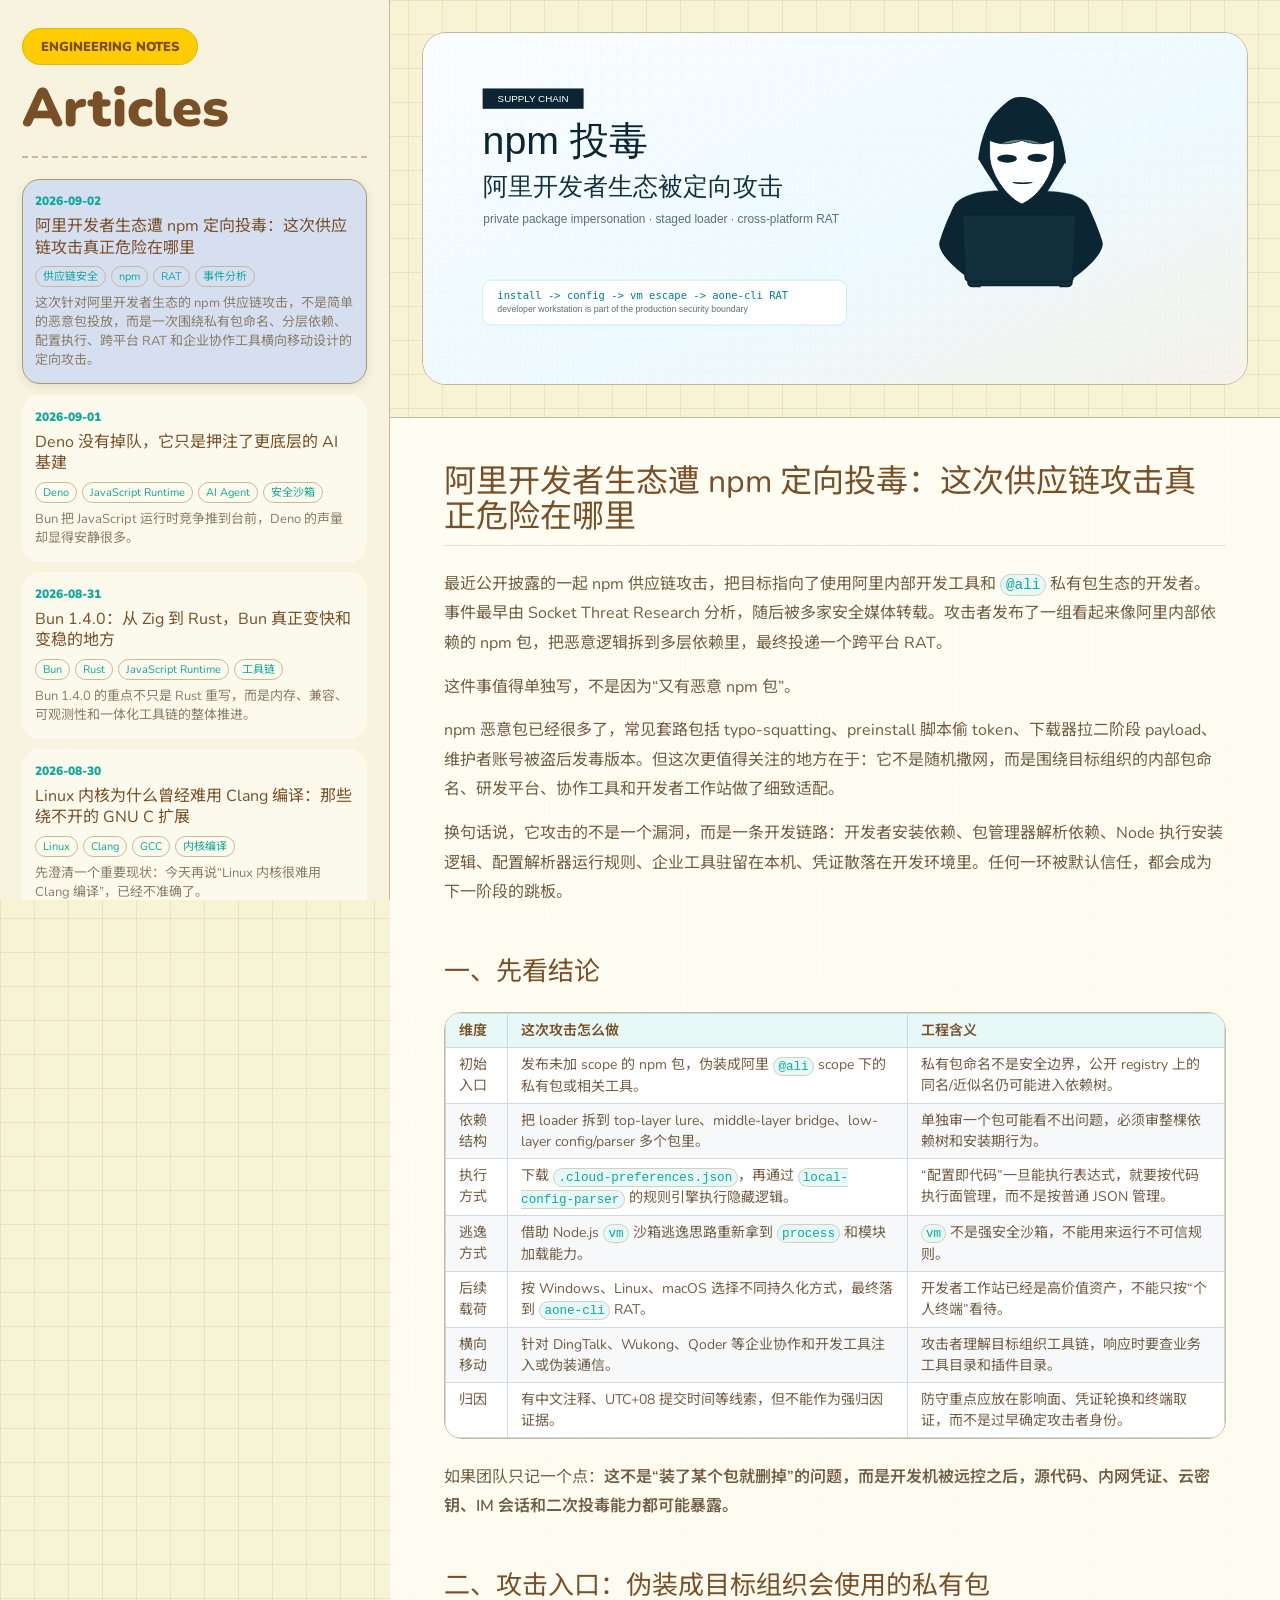
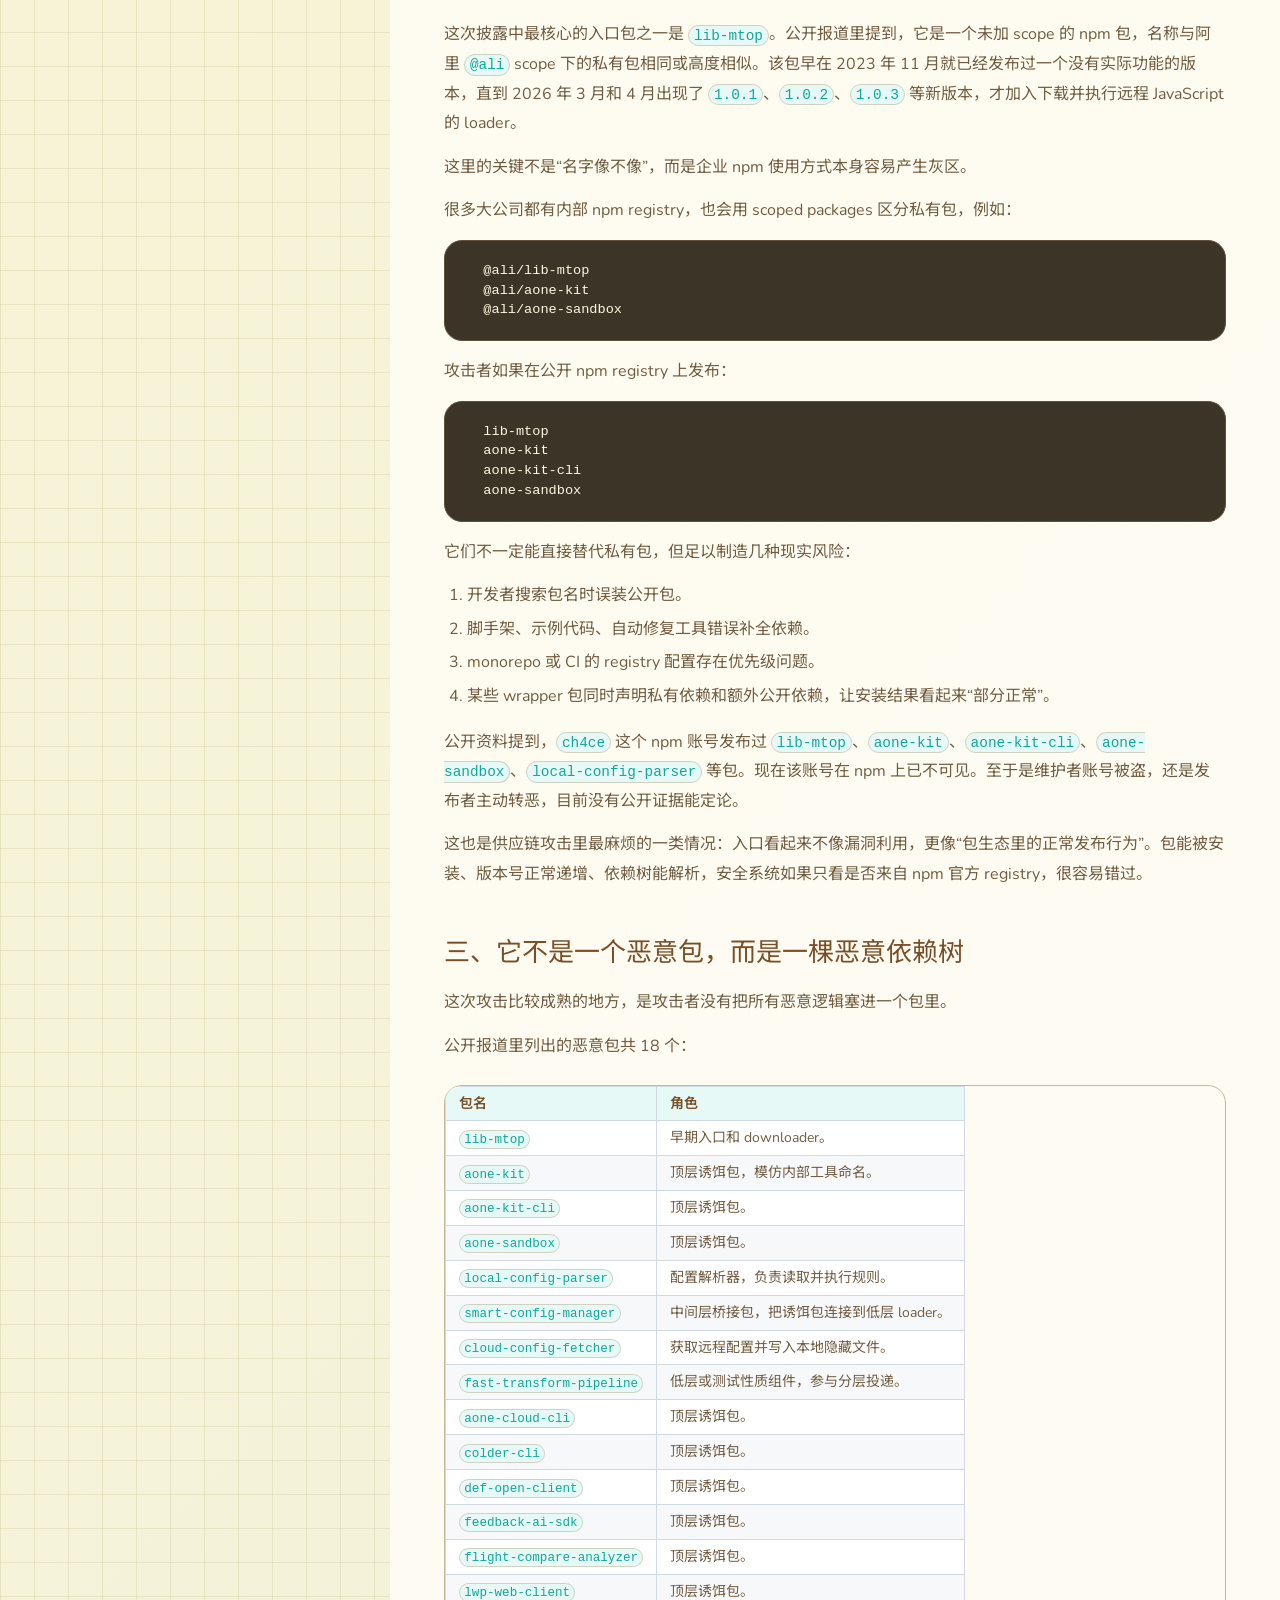
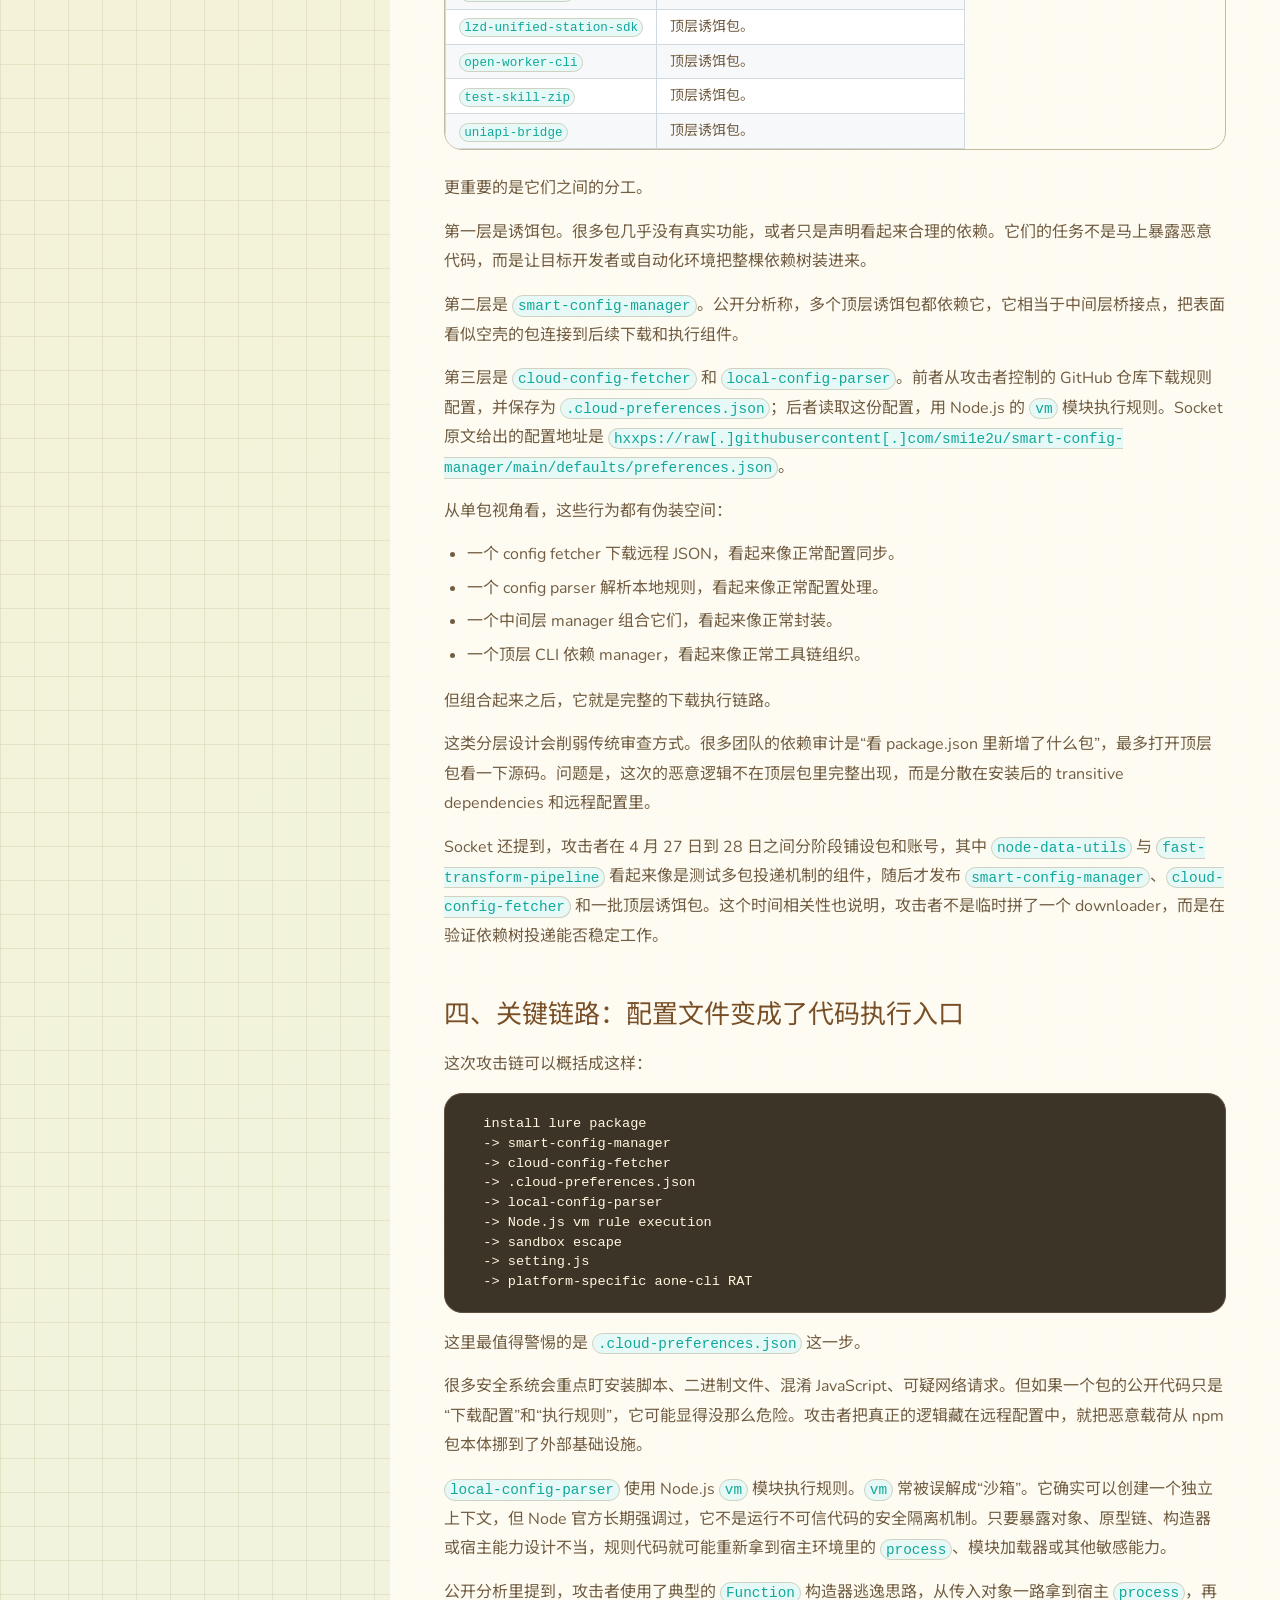
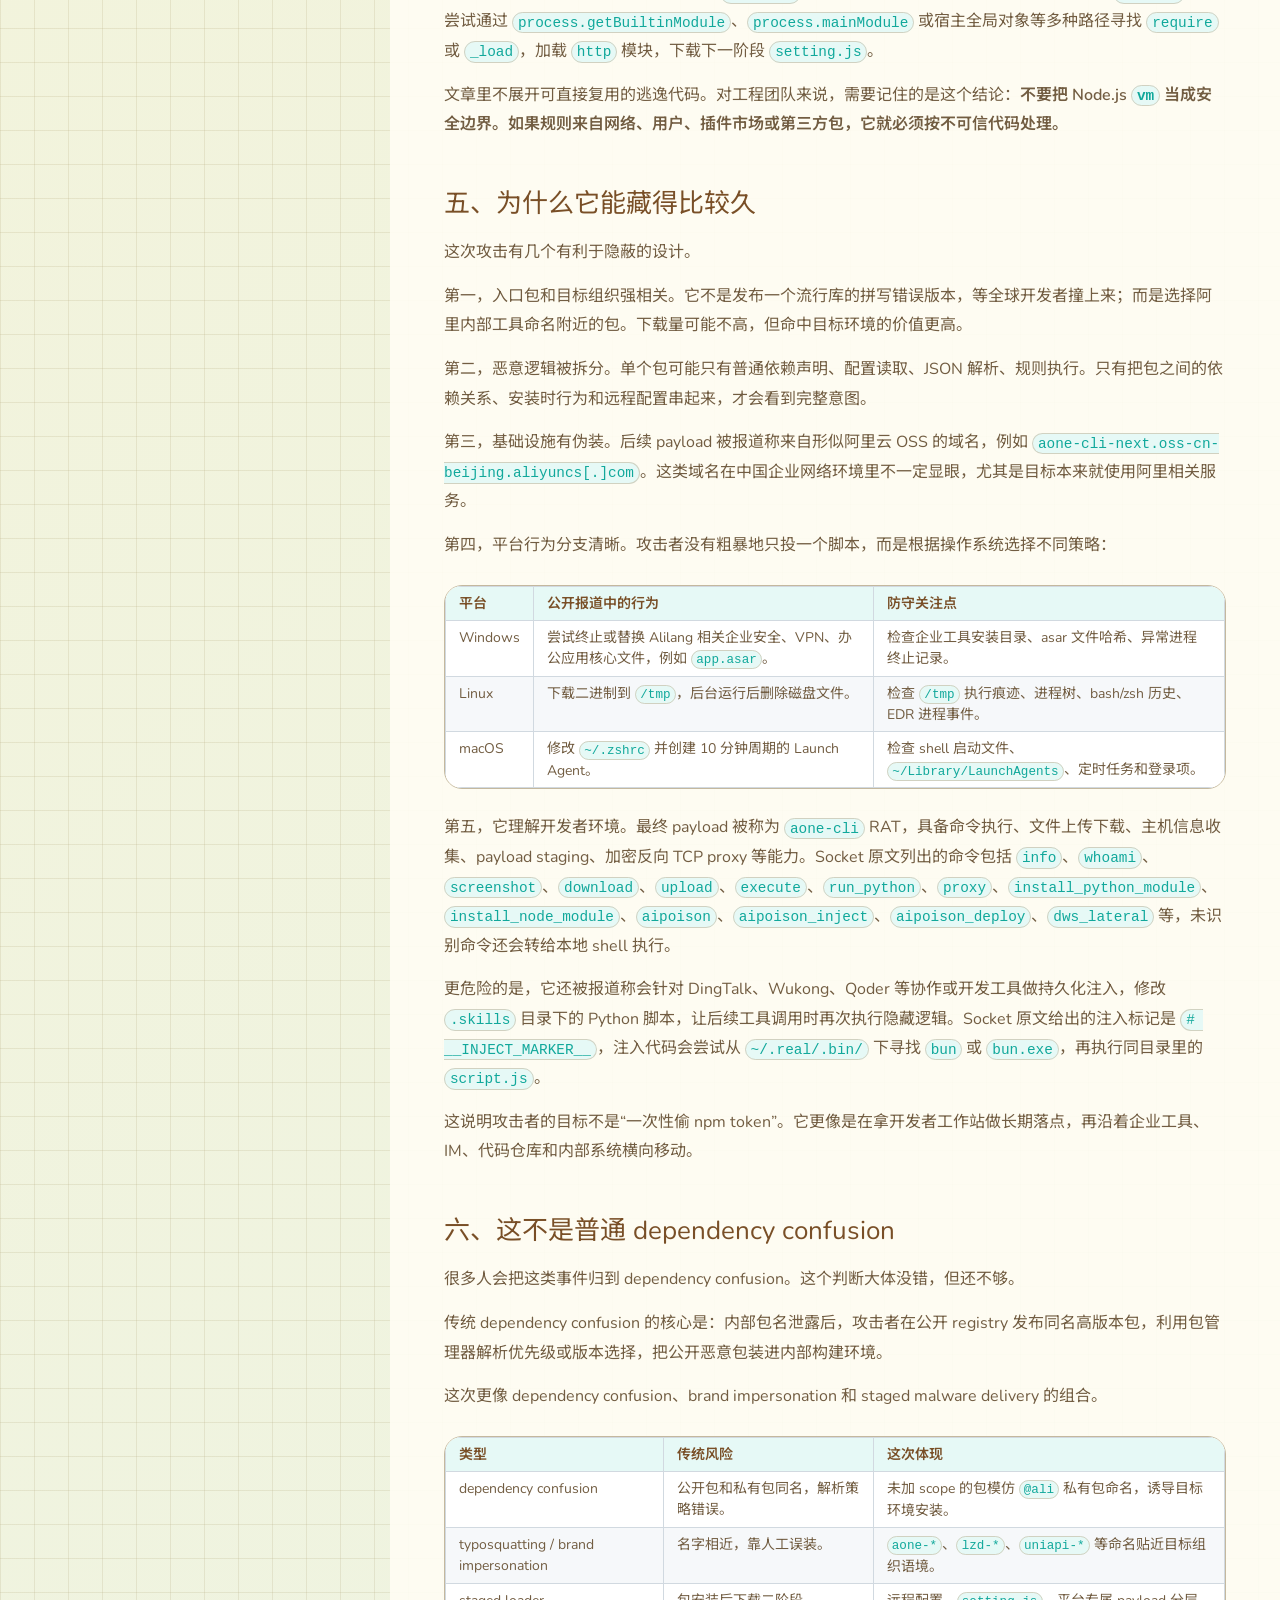
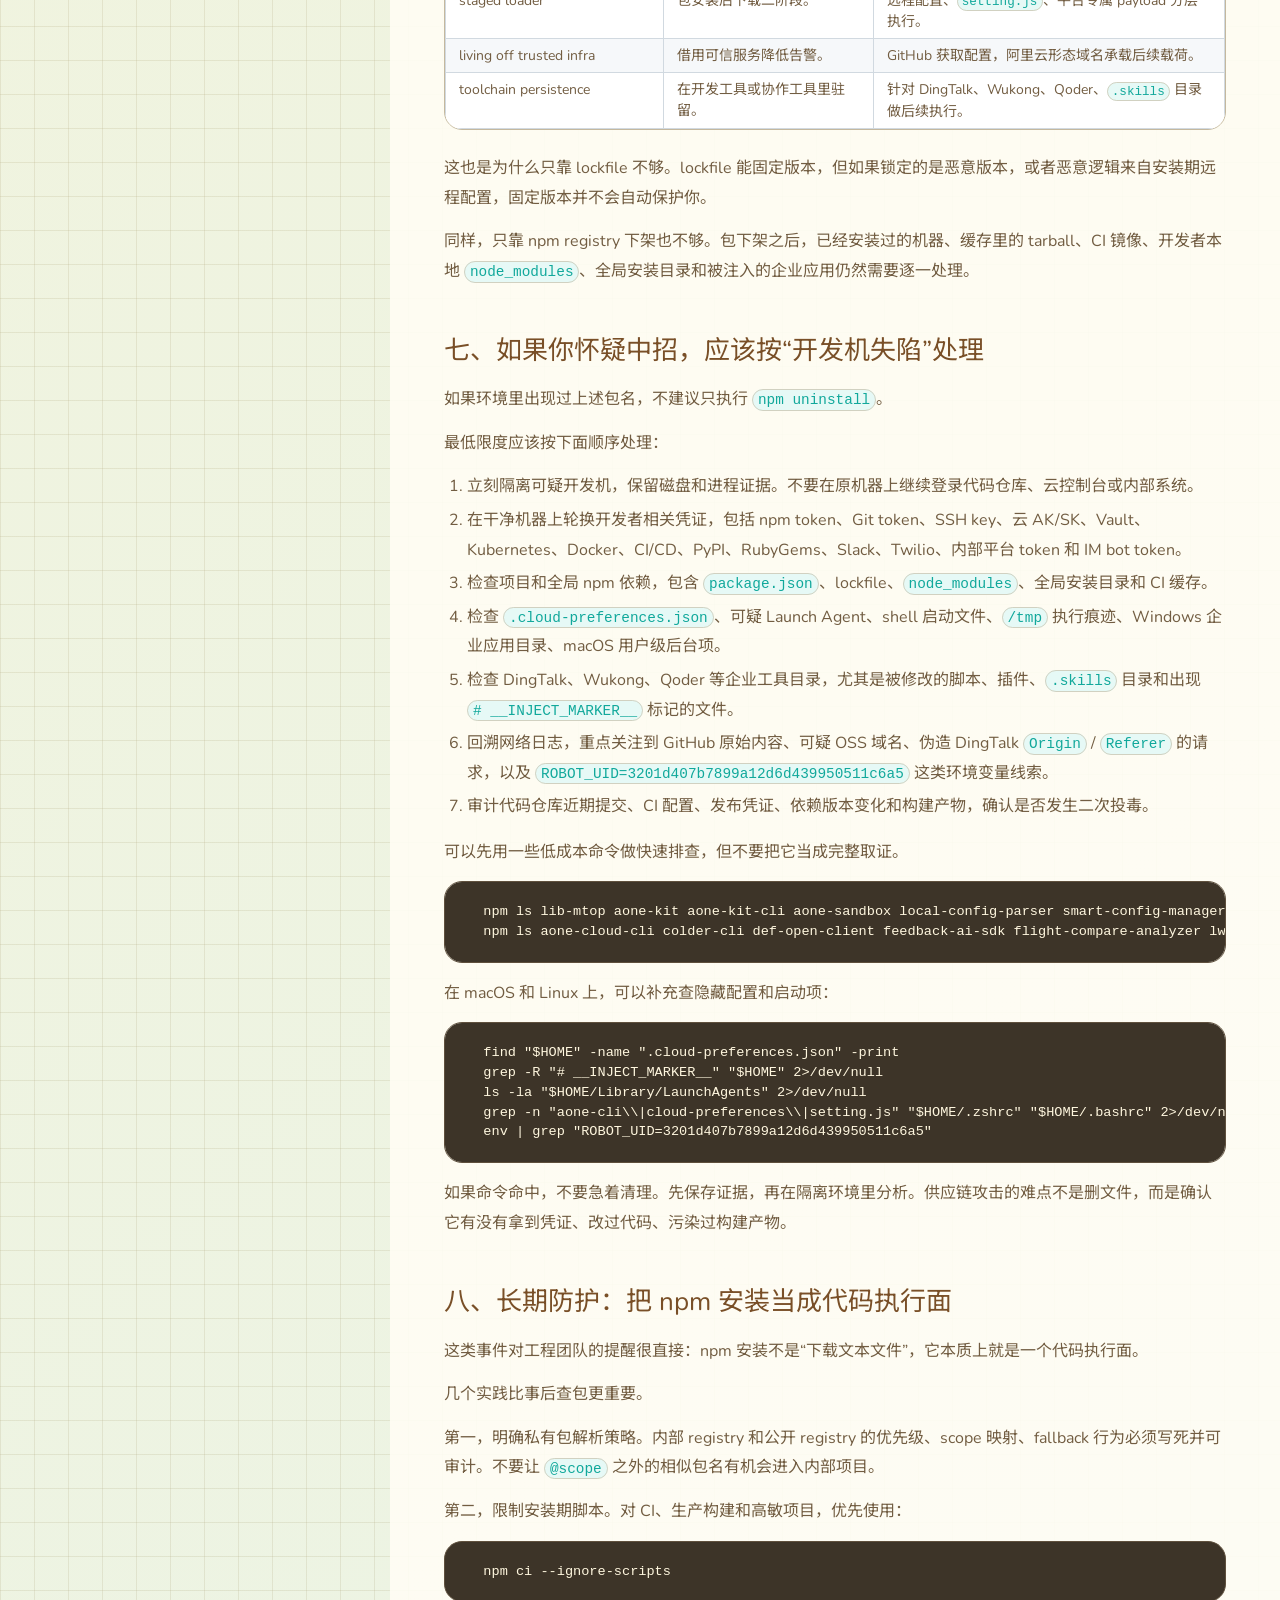
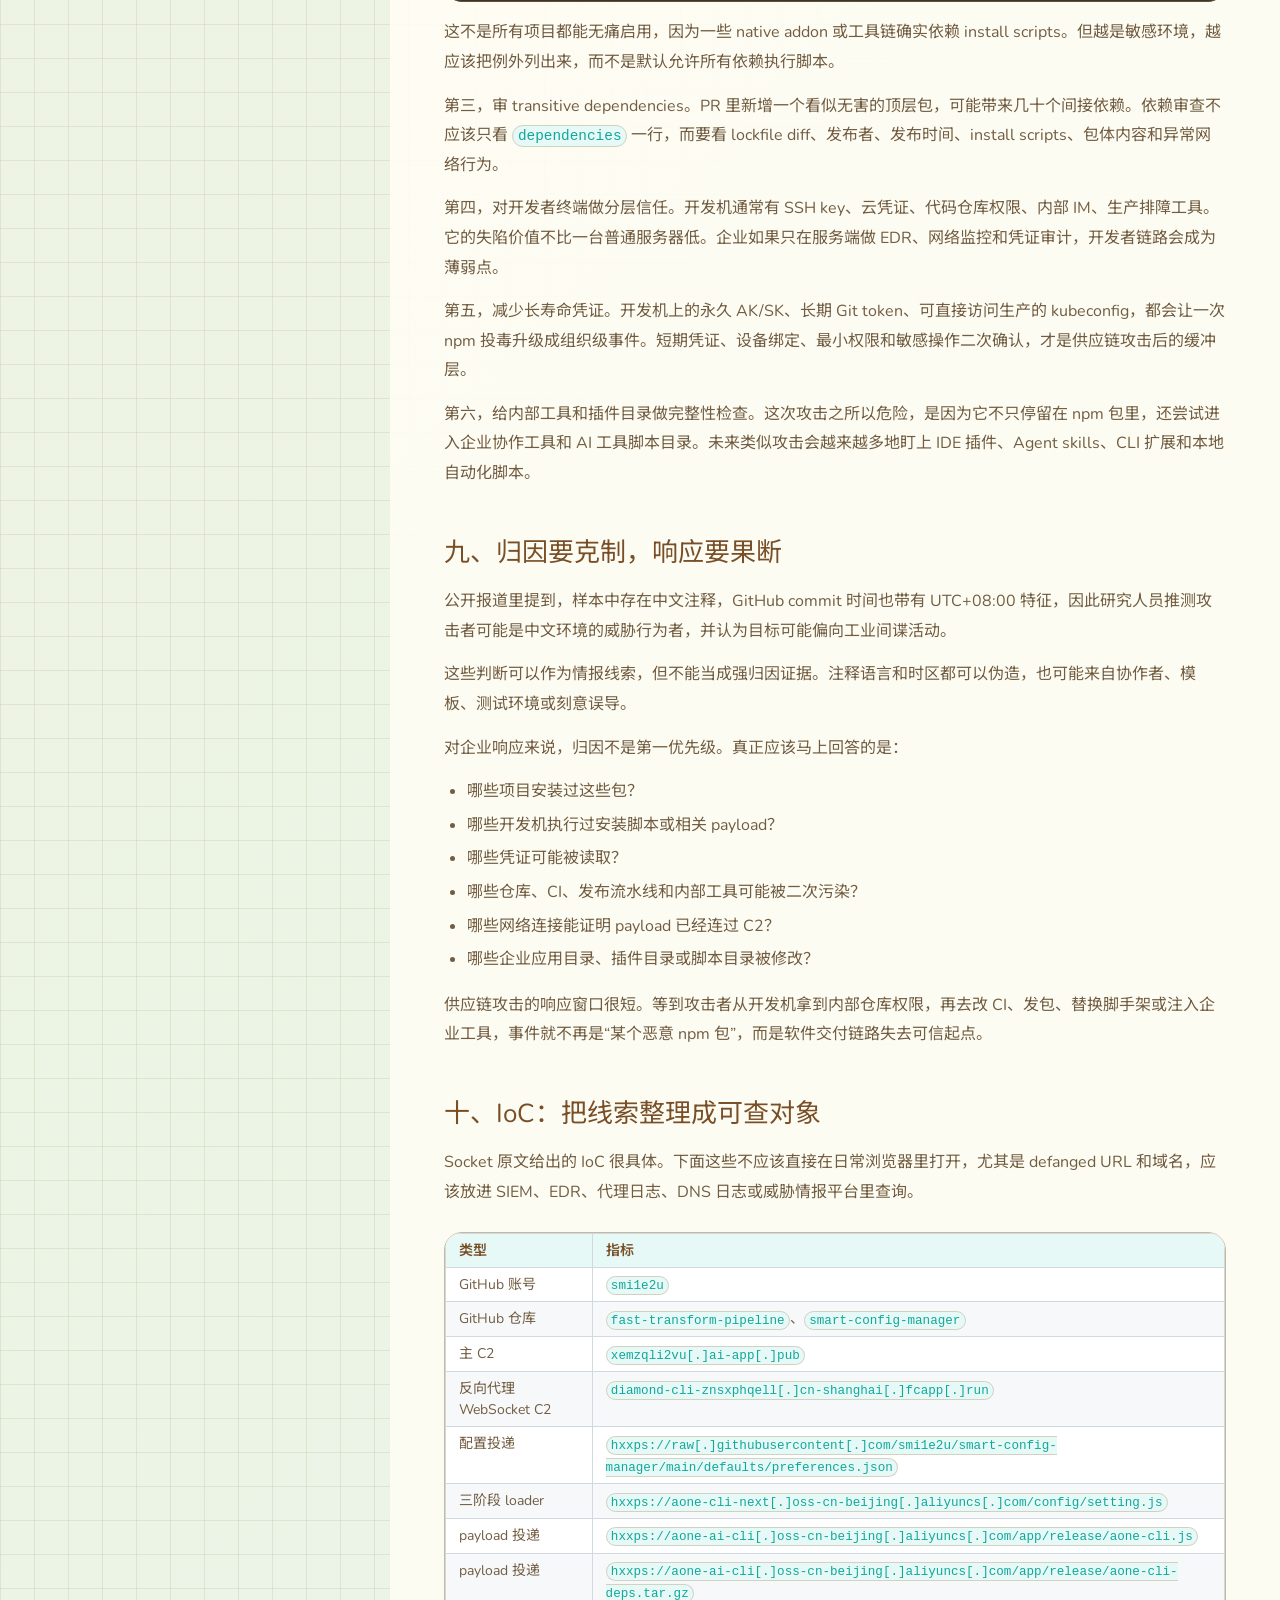
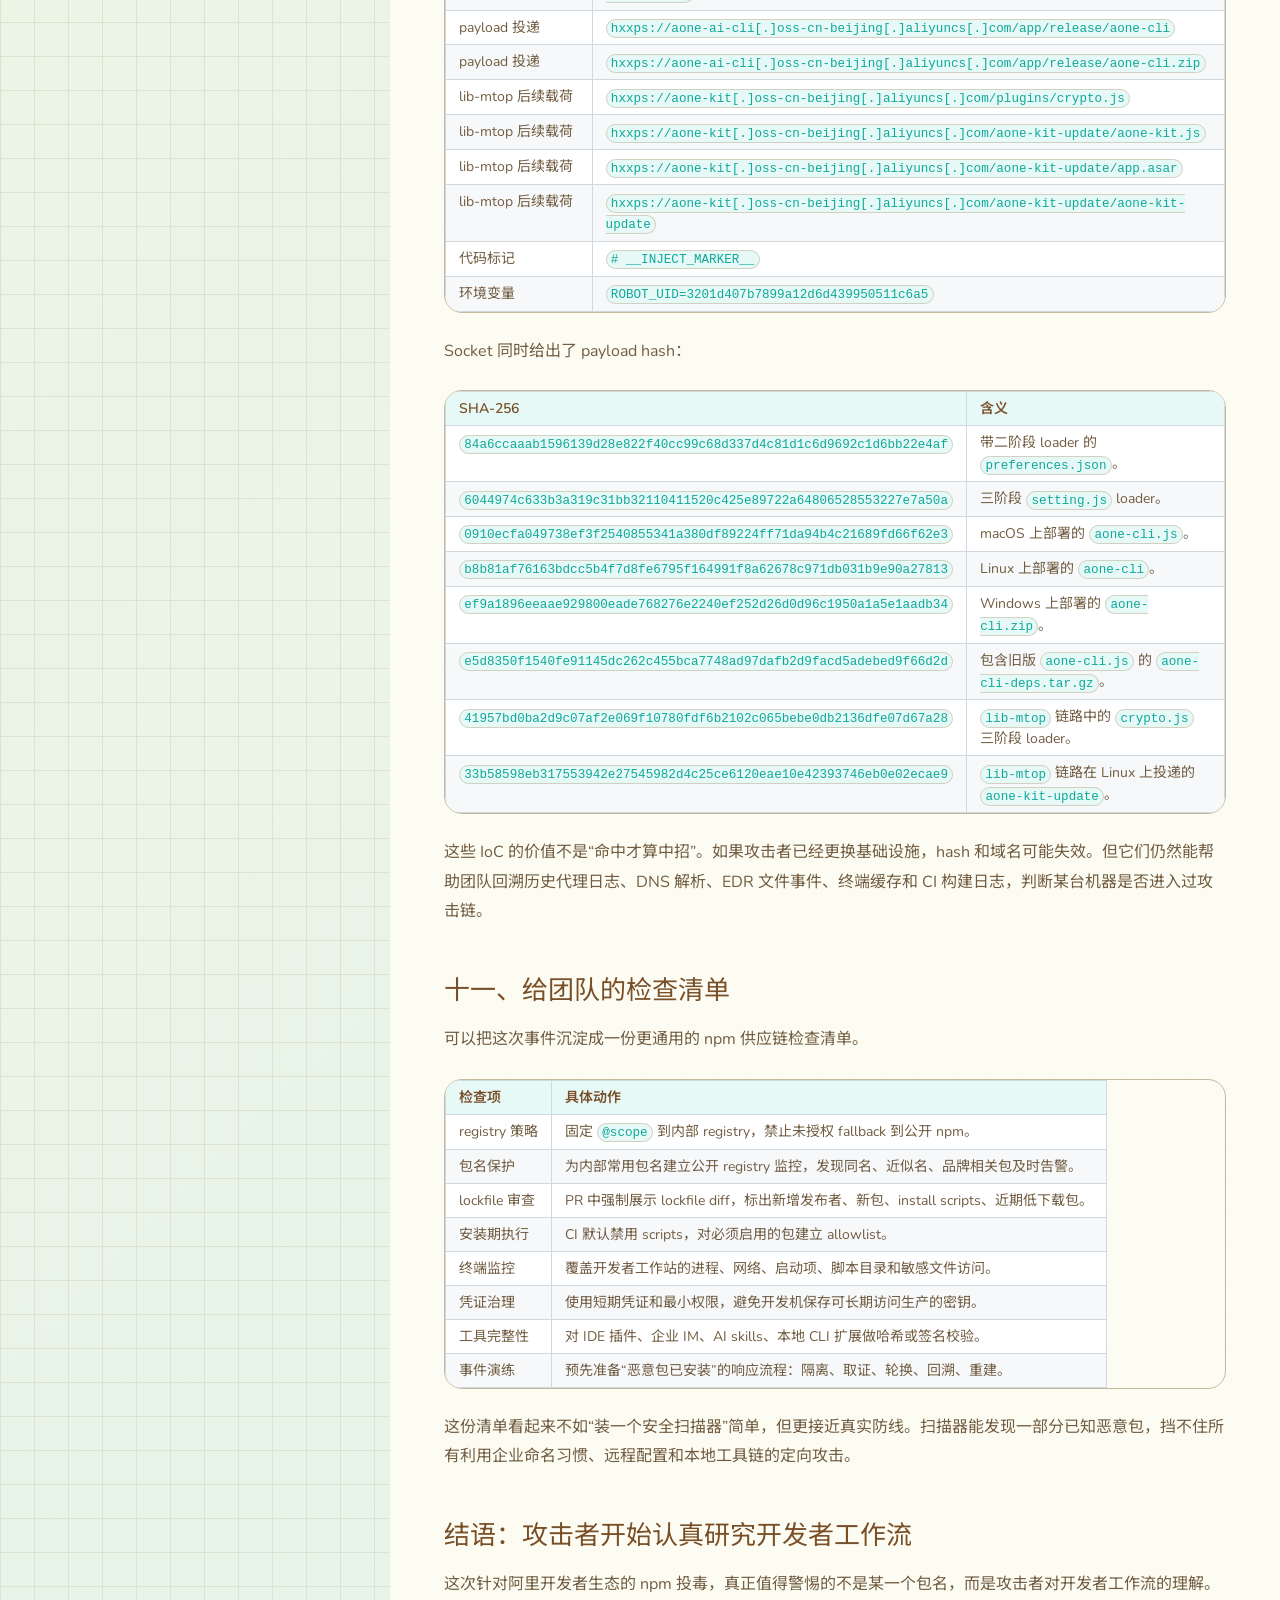
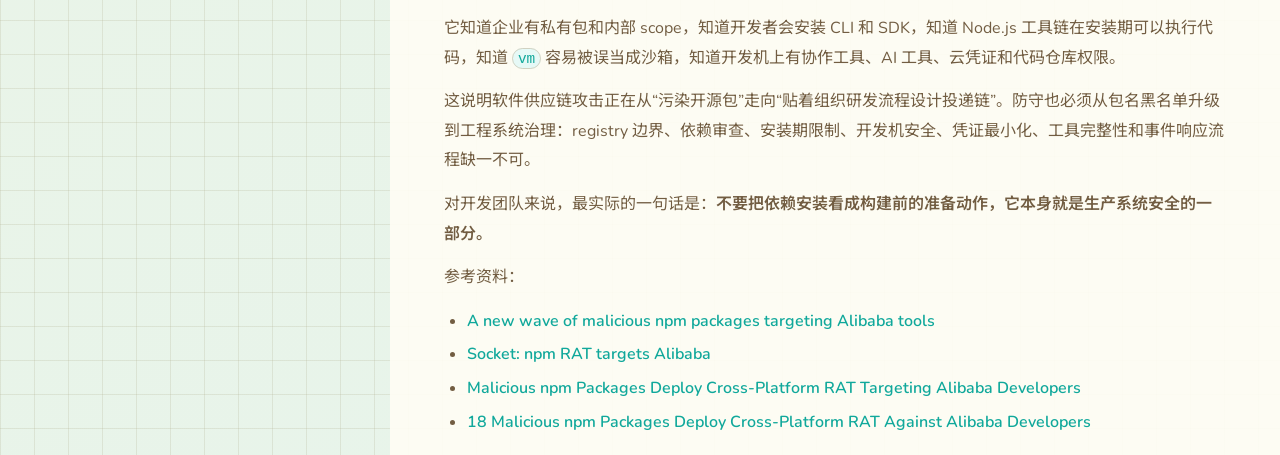
<file: index.html>
<!doctype html>
<html lang="zh-CN">
  <head>
    <meta charset="utf-8" />
    <meta name="viewport" content="width=device-width, initial-scale=1" />
    <title>Articles</title>
    <link rel="icon" href="./favicon.svg" type="image/svg+xml" />
    <link rel="preconnect" href="https://fonts.googleapis.com" />
    <link rel="preconnect" href="https://fonts.gstatic.com" crossorigin />
    <link
      href="https://fonts.googleapis.com/css2?family=Nunito:wght@400;500;600;700;800;900&family=Noto+Sans+SC:wght@400;500;700&display=swap"
      rel="stylesheet"
    />
    <link rel="stylesheet" href="./styles.css" />
  </head>
  <body>
    <main class="shell">
      <aside class="sidebar" aria-label="文章列表">
        <header class="brand">
          <p>Engineering Notes</p>
          <h1>Articles</h1>
        </header>
        <nav id="article-list" class="article-list"></nav>
      </aside>

      <section class="reader" aria-live="polite">
        <div id="cover-wrap" class="cover-wrap"></div>
        <article id="content" class="markdown markdown-body">
          <p class="loading">正在加载文章...</p>
        </article>
      </section>
    </main>

    <script src="./app.js" defer></script>
  </body>
</html>
</file>
<file: styles.css>
:root {
  color-scheme: light;
  --animal-font: Nunito, "Noto Sans SC", -apple-system, "PingFang SC", "Hiragino Sans GB", sans-serif;
  --animal-primary: #19c8b9;
  --animal-primary-hover: #3dd4c6;
  --animal-primary-active: #11a89b;
  --animal-primary-bg: #e6f9f6;
  --animal-text: #794f27;
  --animal-text-body: #725d42;
  --animal-text-secondary: #9f927d;
  --animal-text-muted: #8a7b66;
  --animal-text-disabled: #c4b89e;
  --animal-bg: #f8f8f0;
  --animal-bg-content: rgb(247, 243, 223);
  --animal-bg-disabled: #f0ece2;
  --animal-border: #c4b89e;
  --animal-border-hover: #a89878;
  --animal-radius-sm: 12px;
  --animal-radius: 18px;
  --animal-radius-lg: 24px;
  --animal-radius-pill: 50px;
  --animal-shadow-btn: #bdaea0;
  --animal-shadow-input: #d4c9b4;
  --animal-focus-yellow: #ffcc00;
  --animal-sidebar-active: #b7c6e5;
  --animal-sidebar-hover: #d6dff0;
  --animal-success: #6fba2c;
  --animal-warning: #f5c31c;
  --animal-error: #e05a5a;
  --animal-ease: cubic-bezier(0.4, 0, 0.2, 1);
  --animal-duration-fast: 0.15s;
  --animal-duration: 0.25s;
  --animal-duration-slow: 0.35s;
  --paper: var(--animal-bg);
  --paper-soft: var(--animal-bg-content);
  --ink: var(--animal-text);
  --muted: var(--animal-text-muted);
  --line: var(--animal-border);
  --cyan: var(--animal-primary);
  --teal: var(--animal-primary-hover);
  --amber: var(--animal-focus-yellow);
  --panel: #fffdf4;
  --code: #3d3428;
  --content-width: none;
}

* {
  box-sizing: border-box;
}

body {
  margin: 0;
  min-height: 100vh;
  min-width: 1120px;
  background:
    linear-gradient(135deg, rgba(255, 204, 0, 0.12), rgba(25, 200, 185, 0.08)),
    linear-gradient(rgba(196, 184, 158, 0.28) 1px, transparent 1px),
    linear-gradient(90deg, rgba(196, 184, 158, 0.28) 1px, transparent 1px),
    var(--paper);
  background-size:
    auto,
    34px 34px,
    34px 34px,
    auto;
  color: var(--ink);
  font-family: var(--animal-font);
  font-weight: 500;
  letter-spacing: 0;
}

a {
  color: inherit;
}

button {
  font: inherit;
  letter-spacing: inherit;
}

.shell {
  display: grid;
  grid-template-columns: 390px minmax(0, 1fr);
  min-height: 100vh;
}

.sidebar {
  position: sticky;
  top: 0;
  height: 100vh;
  overflow: auto;
  border-right: 1.5px solid var(--animal-border);
  background: rgba(247, 243, 223, 0.92);
  backdrop-filter: blur(14px);
  padding: 28px 22px;
}

.brand {
  position: relative;
  border-bottom: 2px dashed var(--animal-border);
  padding-bottom: 22px;
}

.brand p {
  display: inline-block;
  margin: 0 0 18px;
  padding: 9px 18px 8px;
  border: 1.5px solid #e0b800;
  border-radius: var(--animal-radius-pill);
  background: var(--animal-focus-yellow);
  color: var(--ink);
  font-size: 13px;
  font-weight: 900;
  text-transform: uppercase;
}

.brand h1 {
  margin: 0;
  font-size: 54px;
  line-height: 0.95;
  font-weight: 900;
}

.article-list {
  display: grid;
  gap: 10px;
  padding-top: 22px;
}

.article-link {
  display: grid;
  gap: 7px;
  width: 100%;
  border: 1.5px solid transparent;
  border-radius: var(--animal-radius);
  background: rgba(255, 253, 244, 0.58);
  color: var(--ink);
  cursor: pointer;
  padding: 13px 12px;
  text-align: left;
  transition:
    background var(--animal-duration-fast) var(--animal-ease),
    border-color var(--animal-duration-fast) var(--animal-ease),
    box-shadow var(--animal-duration-fast) var(--animal-ease),
    transform var(--animal-duration-fast) var(--animal-ease);
}

.article-link:hover,
.article-link.active {
  border-color: var(--animal-border-hover);
  background: #fffdf4;
  box-shadow: 0 3px 10px 0 rgba(61, 52, 40, 0.1);
  transform: translateY(-1px);
}

.article-link.active {
  background: var(--animal-sidebar-hover);
}

.article-link:focus-visible {
  outline: 3px solid var(--animal-primary);
  outline-offset: 3px;
}

.article-date {
  color: var(--animal-primary-active);
  font-size: 12px;
  font-weight: 900;
}

.article-title {
  font-size: 16px;
  font-weight: 400;
  line-height: 1.35;
}

.article-tags {
  display: flex;
  flex-wrap: wrap;
  gap: 5px;
}

.article-tag {
  border: 1px solid var(--animal-border);
  border-radius: 999px;
  color: var(--animal-primary-active);
  font-size: 11px;
  font-weight: 400;
  line-height: 1;
  padding: 4px 7px;
}

.article-summary {
  color: var(--muted);
  font-size: 13px;
  font-weight: 400;
  line-height: 1.45;
}

.reader {
  min-width: 0;
  padding: 0;
}

.cover-wrap {
  max-width: var(--content-width);
  margin: 0 auto;
  padding: 32px;
}

.cover-wrap img {
  display: block;
  width: 100%;
  border: 1.5px solid var(--animal-border);
  border-radius: var(--animal-radius-lg);
  background: #fffdf4;
}

.reader {
  view-transition-name: article-reader;
}

.reader-enter .cover-wrap,
.reader-enter .markdown {
  animation: reader-enter 160ms var(--animal-ease) both;
}

.reader-enter .markdown {
  animation-delay: 70ms;
}

@keyframes reader-enter {
  from {
    opacity: 0;
    transform: translateY(18px);
  }

  to {
    opacity: 1;
    transform: translateY(0);
  }
}

::view-transition-old(article-reader),
::view-transition-new(article-reader) {
  animation-duration: 320ms;
  animation-timing-function: var(--animal-ease);
}

::view-transition-old(article-reader) {
  animation-name: reader-old;
}

::view-transition-new(article-reader) {
  animation-name: reader-new;
}

@keyframes reader-old {
  to {
    opacity: 0;
    transform: translateY(-12px);
  }
}

@keyframes reader-new {
  from {
    opacity: 0;
    transform: translateY(12px);
  }
}

@media (prefers-reduced-motion: reduce) {
  .reader-enter .cover-wrap,
  .reader-enter .markdown {
    animation: none;
  }

  .reader {
    view-transition-name: none;
  }
}


/* Markdown defaults from md.css */
/*light */
.markdown-body {
  color-scheme: light;
  /** CSS default easing. Use for hover state changes and micro-interactions. */
  /** Accelerating motion. Use for elements exiting the viewport (moving off-screen). */
  /** Smooth acceleration and deceleration. Use for elements moving or morphing within the viewport. */
  /** Decelerating motion. Use for elements entering the viewport or appearing on screen. */
  /** Constant motion with no acceleration. Use for continuous animations like progress bars or loaders. */
  -ms-text-size-adjust: 100%;
  -webkit-text-size-adjust: 100%;
  margin: 0;
  font-weight: 400;
  color: #1f2328;
  background-color: #ffffff;
  font-family: -apple-system, BlinkMacSystemFont, "Segoe UI", "Noto Sans", Helvetica, Arial, sans-serif, "Apple Color Emoji", "Segoe UI Emoji";
  font-size: 16px;
  line-height: 1.5;
  word-wrap: break-word;
}

.markdown-body a {
  text-decoration: underline;
  text-underline-offset: .2rem;
}

.markdown-body .octicon {
  display: inline-block;
  fill: currentColor;
  vertical-align: text-bottom;
}

.markdown-body h1:hover .anchor .octicon-link:before,
.markdown-body h2:hover .anchor .octicon-link:before,
.markdown-body h3:hover .anchor .octicon-link:before,
.markdown-body h4:hover .anchor .octicon-link:before,
.markdown-body h5:hover .anchor .octicon-link:before,
.markdown-body h6:hover .anchor .octicon-link:before {
  width: 16px;
  height: 16px;
  content: ' ';
  display: inline-block;
  background-color: currentColor;
  -webkit-mask-image: url("data:image/svg+xml,<svg xmlns='http://www.w3.org/2000/svg' viewBox='0 0 16 16' version='1.1' aria-hidden='true'><path fill-rule='evenodd' d='M7.775 3.275a.75.75 0 001.06 1.06l1.25-1.25a2 2 0 112.83 2.83l-2.5 2.5a2 2 0 01-2.83 0 .75.75 0 00-1.06 1.06 3.5 3.5 0 004.95 0l2.5-2.5a3.5 3.5 0 00-4.95-4.95l-1.25 1.25zm-4.69 9.64a2 2 0 010-2.83l2.5-2.5a2 2 0 012.83 0 .75.75 0 001.06-1.06 3.5 3.5 0 00-4.95 0l-2.5 2.5a3.5 3.5 0 004.95 4.95l1.25-1.25a.75.75 0 00-1.06-1.06l-1.25 1.25a2 2 0 01-2.83 0z'></path></svg>");
  mask-image: url("data:image/svg+xml,<svg xmlns='http://www.w3.org/2000/svg' viewBox='0 0 16 16' version='1.1' aria-hidden='true'><path fill-rule='evenodd' d='M7.775 3.275a.75.75 0 001.06 1.06l1.25-1.25a2 2 0 112.83 2.83l-2.5 2.5a2 2 0 01-2.83 0 .75.75 0 00-1.06 1.06 3.5 3.5 0 004.95 0l2.5-2.5a3.5 3.5 0 00-4.95-4.95l-1.25 1.25zm-4.69 9.64a2 2 0 010-2.83l2.5-2.5a2 2 0 012.83 0 .75.75 0 001.06-1.06 3.5 3.5 0 00-4.95 0l-2.5 2.5a3.5 3.5 0 004.95 4.95l1.25-1.25a.75.75 0 00-1.06-1.06l-1.25 1.25a2 2 0 01-2.83 0z'></path></svg>");
}

.markdown-body details,
.markdown-body figcaption,
.markdown-body figure {
  display: block;
}

.markdown-body summary {
  display: list-item;
}

.markdown-body [hidden] {
  display: none !important;
}

.markdown-body a {
  background-color: rgba(0,0,0,0);
  color: #0969da;
  text-decoration: none;
}

.markdown-body abbr[title] {
  border-bottom: none;
  -webkit-text-decoration: underline dotted;
  text-decoration: underline dotted;
}

.markdown-body b,
.markdown-body strong {
  font-weight: 600;
}

.markdown-body dfn {
  font-style: italic;
}

.markdown-body h1 {
  margin: .67em 0;
  font-weight: 400;
  padding-bottom: .3em;
  font-size: 2em;
  border-bottom: 1px solid #d1d9e0b3;
}

.markdown-body mark {
  background-color: #fff8c5;
  color: #1f2328;
}

.markdown-body small {
  font-size: 90%;
}

.markdown-body sub,
.markdown-body sup {
  font-size: 75%;
  line-height: 0;
  position: relative;
  vertical-align: baseline;
}

.markdown-body sub {
  bottom: -0.25em;
}

.markdown-body sup {
  top: -0.5em;
}

.markdown-body img {
  border-style: none;
  max-width: 100%;
  box-sizing: content-box;
}

.markdown-body code,
.markdown-body kbd,
.markdown-body pre,
.markdown-body samp {
  font-family: monospace;
  font-size: 1em;
}

.markdown-body figure {
  margin: 1em 2.5rem;
}

.markdown-body hr {
  box-sizing: content-box;
  overflow: hidden;
  background: rgba(0,0,0,0);
  border-bottom: 1px solid #d1d9e0b3;
  height: .25em;
  padding: 0;
  margin: 1.5rem 0;
  background-color: #d1d9e0;
  border: 0;
}

.markdown-body input {
  font: inherit;
  margin: 0;
  overflow: visible;
  font-family: inherit;
  font-size: inherit;
  line-height: inherit;
}

.markdown-body [type=button],
.markdown-body [type=reset],
.markdown-body [type=submit] {
  -webkit-appearance: button;
  appearance: button;
}

.markdown-body [type=checkbox],
.markdown-body [type=radio] {
  box-sizing: border-box;
  padding: 0;
}

.markdown-body [type=number]::-webkit-inner-spin-button,
.markdown-body [type=number]::-webkit-outer-spin-button {
  height: auto;
}

.markdown-body [type=search]::-webkit-search-cancel-button,
.markdown-body [type=search]::-webkit-search-decoration {
  -webkit-appearance: none;
  appearance: none;
}

.markdown-body ::-webkit-input-placeholder {
  color: inherit;
  opacity: .54;
}

.markdown-body ::-webkit-file-upload-button {
  -webkit-appearance: button;
  appearance: button;
  font: inherit;
}

.markdown-body a:hover {
  text-decoration: underline;
}

.markdown-body ::placeholder {
  color: #59636e;
  opacity: 1;
}

.markdown-body hr::before {
  display: table;
  content: "";
}

.markdown-body hr::after {
  display: table;
  clear: both;
  content: "";
}

.markdown-body table {
  border-spacing: 0;
  border-collapse: collapse;
  display: block;
  width: max-content;
  max-width: 100%;
  overflow: auto;
  font-variant: tabular-nums;
}

.markdown-body td,
.markdown-body th {
  padding: 0;
}

.markdown-body details summary {
  cursor: pointer;
}

.markdown-body a:focus,
.markdown-body [role=button]:focus,
.markdown-body input[type=radio]:focus,
.markdown-body input[type=checkbox]:focus {
  outline: 2px solid var(--borderColor-accent-emphasis);
  outline-offset: -2px;
  box-shadow: none;
}

.markdown-body a:focus:not(:focus-visible),
.markdown-body [role=button]:focus:not(:focus-visible),
.markdown-body input[type=radio]:focus:not(:focus-visible),
.markdown-body input[type=checkbox]:focus:not(:focus-visible) {
  outline: solid 1px rgba(0,0,0,0);
}

.markdown-body a:focus-visible,
.markdown-body [role=button]:focus-visible,
.markdown-body input[type=radio]:focus-visible,
.markdown-body input[type=checkbox]:focus-visible {
  outline: 2px solid var(--borderColor-accent-emphasis);
  outline-offset: -2px;
  box-shadow: none;
}

.markdown-body a:not([class]):focus,
.markdown-body a:not([class]):focus-visible,
.markdown-body input[type=radio]:focus,
.markdown-body input[type=radio]:focus-visible,
.markdown-body input[type=checkbox]:focus,
.markdown-body input[type=checkbox]:focus-visible {
  outline-offset: 0;
}

.markdown-body kbd {
  display: inline-block;
  padding: 0.25rem;
  font: 11px ui-monospace, SFMono-Regular, SF Mono, Menlo, Consolas, Liberation Mono, monospace;
  line-height: 10px;
  color: #1f2328;
  vertical-align: middle;
  background-color: #f6f8fa;
  border: solid 1px var(--borderColor-muted);
  border-bottom-color: var(--borderColor-muted);
  border-radius: 6px;
  box-shadow: inset 0 -1px 0 var(--borderColor-muted);
}

.markdown-body h1,
.markdown-body h2,
.markdown-body h3,
.markdown-body h4,
.markdown-body h5,
.markdown-body h6 {
  margin-top: 1.5rem;
  margin-bottom: 1rem;
  font-weight: 400;
  line-height: 1.25;
}

.markdown-body h2 {
  font-weight: 400;
  padding-bottom: .3em;
  font-size: 1.5em;
  border-bottom: 1px solid #d1d9e0b3;
}

.markdown-body h3 {
  font-weight: 400;
  font-size: 1.25em;
}

.markdown-body h4 {
  font-weight: 400;
  font-size: 1em;
}

.markdown-body h5 {
  font-weight: 400;
  font-size: .875em;
}

.markdown-body h6 {
  font-weight: 400;
  font-size: .85em;
  color: #59636e;
}

.markdown-body p {
  margin-top: 0;
  margin-bottom: 10px;
}

.markdown-body blockquote {
  margin: 0;
  padding: 0 1em;
  color: #59636e;
  border-left: .25em solid #d1d9e0;
}

.markdown-body ul,
.markdown-body ol {
  margin-top: 0;
  margin-bottom: 0;
  padding-left: 2em;
}

.markdown-body ol ol,
.markdown-body ul ol {
  list-style-type: lower-roman;
}

.markdown-body ul ul ol,
.markdown-body ul ol ol,
.markdown-body ol ul ol,
.markdown-body ol ol ol {
  list-style-type: lower-alpha;
}

.markdown-body dd {
  margin-left: 0;
}

.markdown-body tt,
.markdown-body code,
.markdown-body samp {
  font-family: ui-monospace, SFMono-Regular, SF Mono, Menlo, Consolas, Liberation Mono, monospace;
  font-size: 12px;
}

.markdown-body pre {
  margin-top: 0;
  margin-bottom: 0;
  font-family: ui-monospace, SFMono-Regular, SF Mono, Menlo, Consolas, Liberation Mono, monospace;
  font-size: 12px;
  word-wrap: normal;
}

.markdown-body .octicon {
  display: inline-block;
  overflow: visible !important;
  vertical-align: text-bottom;
  fill: currentColor;
}

.markdown-body input::-webkit-outer-spin-button,
.markdown-body input::-webkit-inner-spin-button {
  margin: 0;
  appearance: none;
}

.markdown-body .mr-2 {
  margin-right: 0.5rem !important;
}

.markdown-body::before {
  display: table;
  content: "";
}

.markdown-body::after {
  display: table;
  clear: both;
  content: "";
}

.markdown-body>*:first-child {
  margin-top: 0 !important;
}

.markdown-body>*:last-child {
  margin-bottom: 0 !important;
}

.markdown-body a:not([href]) {
  color: inherit;
  text-decoration: none;
}

.markdown-body .absent {
  color: #d1242f;
}

.markdown-body .anchor {
  float: left;
  padding-right: 0.25rem;
  margin-left: -20px;
  line-height: 1;
}

.markdown-body .anchor:focus {
  outline: none;
}

.markdown-body p,
.markdown-body blockquote,
.markdown-body ul,
.markdown-body ol,
.markdown-body dl,
.markdown-body table,
.markdown-body pre,
.markdown-body details {
  margin-top: 0;
  margin-bottom: 1rem;
}

.markdown-body blockquote>:first-child {
  margin-top: 0;
}

.markdown-body blockquote>:last-child {
  margin-bottom: 0;
}

.markdown-body h1 .octicon-link,
.markdown-body h2 .octicon-link,
.markdown-body h3 .octicon-link,
.markdown-body h4 .octicon-link,
.markdown-body h5 .octicon-link,
.markdown-body h6 .octicon-link {
  color: #1f2328;
  vertical-align: middle;
  visibility: hidden;
}

.markdown-body h1:hover .anchor,
.markdown-body h2:hover .anchor,
.markdown-body h3:hover .anchor,
.markdown-body h4:hover .anchor,
.markdown-body h5:hover .anchor,
.markdown-body h6:hover .anchor {
  text-decoration: none;
}

.markdown-body h1:hover .anchor .octicon-link,
.markdown-body h2:hover .anchor .octicon-link,
.markdown-body h3:hover .anchor .octicon-link,
.markdown-body h4:hover .anchor .octicon-link,
.markdown-body h5:hover .anchor .octicon-link,
.markdown-body h6:hover .anchor .octicon-link {
  visibility: visible;
}

.markdown-body h1 tt,
.markdown-body h1 code,
.markdown-body h2 tt,
.markdown-body h2 code,
.markdown-body h3 tt,
.markdown-body h3 code,
.markdown-body h4 tt,
.markdown-body h4 code,
.markdown-body h5 tt,
.markdown-body h5 code,
.markdown-body h6 tt,
.markdown-body h6 code {
  padding: 0 .2em;
  font-size: inherit;
}

.markdown-body summary h1,
.markdown-body summary h2,
.markdown-body summary h3,
.markdown-body summary h4,
.markdown-body summary h5,
.markdown-body summary h6 {
  display: inline-block;
}

.markdown-body summary h1 .anchor,
.markdown-body summary h2 .anchor,
.markdown-body summary h3 .anchor,
.markdown-body summary h4 .anchor,
.markdown-body summary h5 .anchor,
.markdown-body summary h6 .anchor {
  margin-left: -40px;
}

.markdown-body summary h1,
.markdown-body summary h2 {
  padding-bottom: 0;
  border-bottom: 0;
}

.markdown-body ul.no-list,
.markdown-body ol.no-list {
  padding: 0;
  list-style-type: none;
}

.markdown-body ol[type="a s"] {
  list-style-type: lower-alpha;
}

.markdown-body ol[type="A s"] {
  list-style-type: upper-alpha;
}

.markdown-body ol[type="i s"] {
  list-style-type: lower-roman;
}

.markdown-body ol[type="I s"] {
  list-style-type: upper-roman;
}

.markdown-body ol[type="1"] {
  list-style-type: decimal;
}

.markdown-body div>ol:not([type]) {
  list-style-type: decimal;
}

.markdown-body ul ul,
.markdown-body ul ol,
.markdown-body ol ol,
.markdown-body ol ul {
  margin-top: 0;
  margin-bottom: 0;
}

.markdown-body li>p {
  margin-top: 1rem;
}

.markdown-body li+li {
  margin-top: .25em;
}

.markdown-body dl {
  padding: 0;
}

.markdown-body dl dt {
  padding: 0;
  margin-top: 1rem;
  font-size: 1em;
  font-style: italic;
  font-weight: 600;
}

.markdown-body dl dd {
  padding: 0 1rem;
  margin-bottom: 1rem;
}

.markdown-body table th {
  font-weight: 600;
}

.markdown-body table th,
.markdown-body table td {
  padding: 6px 13px;
  border: 1px solid #d1d9e0;
}

.markdown-body table td>:last-child {
  margin-bottom: 0;
}

.markdown-body table tr {
  background-color: #ffffff;
  border-top: 1px solid #d1d9e0b3;
}

.markdown-body table tr:nth-child(2n) {
  background-color: #f6f8fa;
}

.markdown-body table img {
  background-color: rgba(0,0,0,0);
}

.markdown-body img[align=right] {
  padding-left: 20px;
}

.markdown-body img[align=left] {
  padding-right: 20px;
}

.markdown-body .emoji {
  max-width: none;
  vertical-align: text-top;
  background-color: rgba(0,0,0,0);
}

.markdown-body span.frame {
  display: block;
  overflow: hidden;
}

.markdown-body span.frame>span {
  display: block;
  float: left;
  width: auto;
  padding: 7px;
  margin: 13px 0 0;
  overflow: hidden;
  border: 1px solid #d1d9e0;
}

.markdown-body span.frame span img {
  display: block;
  float: left;
}

.markdown-body span.frame span span {
  display: block;
  padding: 5px 0 0;
  clear: both;
  color: #1f2328;
}

.markdown-body span.align-center {
  display: block;
  overflow: hidden;
  clear: both;
}

.markdown-body span.align-center>span {
  display: block;
  margin: 13px auto 0;
  overflow: hidden;
  text-align: center;
}

.markdown-body span.align-center span img {
  margin: 0 auto;
  text-align: center;
}

.markdown-body span.align-right {
  display: block;
  overflow: hidden;
  clear: both;
}

.markdown-body span.align-right>span {
  display: block;
  margin: 13px 0 0;
  overflow: hidden;
  text-align: right;
}

.markdown-body span.align-right span img {
  margin: 0;
  text-align: right;
}

.markdown-body span.float-left {
  display: block;
  float: left;
  margin-right: 13px;
  overflow: hidden;
}

.markdown-body span.float-left span {
  margin: 13px 0 0;
}

.markdown-body span.float-right {
  display: block;
  float: right;
  margin-left: 13px;
  overflow: hidden;
}

.markdown-body span.float-right>span {
  display: block;
  margin: 13px auto 0;
  overflow: hidden;
  text-align: right;
}

.markdown-body code,
.markdown-body tt {
  padding: .2em .4em;
  margin: 0;
  font-size: 85%;
  white-space: break-spaces;
  background-color: #818b981f;
  border-radius: 6px;
}

.markdown-body code br,
.markdown-body tt br {
  display: none;
}

.markdown-body del code {
  text-decoration: inherit;
}

.markdown-body samp {
  font-size: 85%;
}

.markdown-body pre code {
  font-size: 100%;
}

.markdown-body pre>code {
  padding: 0;
  margin: 0;
  word-break: normal;
  white-space: pre;
  background: rgba(0,0,0,0);
  border: 0;
}

.markdown-body .highlight {
  margin-bottom: 1rem;
}

.markdown-body .highlight pre {
  margin-bottom: 0;
  word-break: normal;
}

.markdown-body .highlight pre,
.markdown-body pre {
  padding: 1rem;
  overflow: auto;
  font-size: 85%;
  line-height: 1.45;
  color: #1f2328;
  background-color: #f6f8fa;
  border-radius: 6px;
}

.markdown-body pre code,
.markdown-body pre tt {
  display: inline;
  padding: 0;
  margin: 0;
  overflow: visible;
  line-height: inherit;
  word-wrap: normal;
  background-color: rgba(0,0,0,0);
  border: 0;
}

.markdown-body .csv-data td,
.markdown-body .csv-data th {
  padding: 5px;
  overflow: hidden;
  font-size: 12px;
  line-height: 1;
  text-align: left;
  white-space: nowrap;
}

.markdown-body .csv-data .blob-num {
  padding: 10px 0.5rem 9px;
  text-align: right;
  background: #ffffff;
  border: 0;
}

.markdown-body .csv-data tr {
  border-top: 0;
}

.markdown-body .csv-data th {
  font-weight: 600;
  background: #f6f8fa;
  border-top: 0;
}

.markdown-body [data-footnote-ref]::before {
  content: "[";
}

.markdown-body [data-footnote-ref]::after {
  content: "]";
}

.markdown-body .footnotes {
  font-size: 12px;
  color: #59636e;
  border-top: 1px solid #d1d9e0;
}

.markdown-body .footnotes ol {
  padding-left: 1rem;
}

.markdown-body .footnotes ol ul {
  display: inline-block;
  padding-left: 1rem;
  margin-top: 1rem;
}

.markdown-body .footnotes li {
  position: relative;
}

.markdown-body .footnotes li:target::before {
  position: absolute;
  top: calc(0.5rem*-1);
  right: calc(0.5rem*-1);
  bottom: calc(0.5rem*-1);
  left: calc(1.5rem*-1);
  pointer-events: none;
  content: "";
  border: 2px solid #0969da;
  border-radius: 6px;
}

.markdown-body .footnotes li:target {
  color: #1f2328;
}

.markdown-body .footnotes .data-footnote-backref g-emoji {
  font-family: monospace;
}

.markdown-body .pl-c {
  color: #59636e;
}

.markdown-body .pl-c1,
.markdown-body .pl-s .pl-v {
  color: #0550ae;
}

.markdown-body .pl-e,
.markdown-body .pl-en {
  color: #6639ba;
}

.markdown-body .pl-smi,
.markdown-body .pl-s .pl-s1 {
  color: #1f2328;
}

.markdown-body .pl-ent {
  color: #0550ae;
}

.markdown-body .pl-k {
  color: #cf222e;
}

.markdown-body .pl-s,
.markdown-body .pl-pds,
.markdown-body .pl-s .pl-pse .pl-s1,
.markdown-body .pl-sr,
.markdown-body .pl-sr .pl-cce,
.markdown-body .pl-sr .pl-sre,
.markdown-body .pl-sr .pl-sra {
  color: #0a3069;
}

.markdown-body .pl-v,
.markdown-body .pl-smw {
  color: #953800;
}

.markdown-body .pl-bu {
  color: #82071e;
}

.markdown-body .pl-ii {
  color: var(--fgColor-danger);
  background-color: var(--bgColor-danger-muted);
}

.markdown-body .pl-c2 {
  color: #f6f8fa;
  background-color: #cf222e;
}

.markdown-body .pl-sr .pl-cce {
  font-weight: bold;
  color: #116329;
}

.markdown-body .pl-ml {
  color: #3b2300;
}

.markdown-body .pl-mh,
.markdown-body .pl-mh .pl-en,
.markdown-body .pl-ms {
  font-weight: bold;
  color: #0550ae;
}

.markdown-body .pl-mi {
  font-style: italic;
  color: #1f2328;
}

.markdown-body .pl-mb {
  font-weight: bold;
  color: #1f2328;
}

.markdown-body .pl-md {
  color: #82071e;
  background-color: #ffebe9;
}

.markdown-body .pl-mi1 {
  color: #116329;
  background-color: #dafbe1;
}

.markdown-body .pl-mc {
  color: #953800;
  background-color: #ffd8b5;
}

.markdown-body .pl-mi2 {
  color: #d1d9e0;
  background-color: #0550ae;
}

.markdown-body .pl-mdr {
  font-weight: bold;
  color: #8250df;
}

.markdown-body .pl-ba {
  color: #59636e;
}

.markdown-body .pl-sg {
  color: #818b98;
}

.markdown-body .pl-corl {
  text-decoration: underline;
  color: #0a3069;
}

.markdown-body [role=button]:focus:not(:focus-visible),
.markdown-body [role=tabpanel][tabindex="0"]:focus:not(:focus-visible),
.markdown-body button:focus:not(:focus-visible),
.markdown-body summary:focus:not(:focus-visible),
.markdown-body a:focus:not(:focus-visible) {
  outline: none;
  box-shadow: none;
}

.markdown-body [tabindex="0"]:focus:not(:focus-visible),
.markdown-body details-dialog:focus:not(:focus-visible) {
  outline: none;
}

.markdown-body g-emoji {
  display: inline-block;
  min-width: 1ch;
  font-family: "Apple Color Emoji","Segoe UI Emoji","Segoe UI Symbol";
  font-size: 1em;
  font-style: normal !important;
  font-weight: 400;
  line-height: 1;
  vertical-align: -0.075em;
}

.markdown-body g-emoji img {
  width: 1em;
  height: 1em;
}

.markdown-body a:has(>p,>div,>pre,>blockquote) {
  display: block;
}

.markdown-body a:has(>p,>div,>pre,>blockquote):not(:has(.snippet-clipboard-content,>pre)) {
  width: fit-content;
}

.markdown-body a:has(>p,>div,>pre,>blockquote):has(.snippet-clipboard-content,>pre):focus-visible {
  outline: 2px solid var(--borderColor-accent-emphasis);
  outline-offset: 2px;
}

.markdown-body .task-list-item {
  list-style-type: none;
}

.markdown-body .task-list-item label {
  font-weight: 400;
}

.markdown-body .task-list-item.enabled label {
  cursor: pointer;
}

.markdown-body .task-list-item+.task-list-item {
  margin-top: 0.25rem;
}

.markdown-body .task-list-item .handle {
  display: none;
}

.markdown-body .task-list-item-checkbox {
  margin: 0 .2em .25em -1.4em;
  vertical-align: middle;
}

.markdown-body ul:dir(rtl) .task-list-item-checkbox {
  margin: 0 -1.6em .25em .2em;
}

.markdown-body ol:dir(rtl) .task-list-item-checkbox {
  margin: 0 -1.6em .25em .2em;
}

.markdown-body .contains-task-list:hover .task-list-item-convert-container,
.markdown-body .contains-task-list:focus-within .task-list-item-convert-container {
  display: block;
  width: auto;
  height: 24px;
  overflow: visible;
  clip-path: none;
}

.markdown-body ::-webkit-calendar-picker-indicator {
  filter: invert(50%);
}

.markdown-body .markdown-alert {
  padding: 0.5rem 1rem;
  margin-bottom: 1rem;
  color: inherit;
  border-left: .25em solid #d1d9e0;
}

.markdown-body .markdown-alert>:first-child {
  margin-top: 0;
}

.markdown-body .markdown-alert>:last-child {
  margin-bottom: 0;
}

.markdown-body .markdown-alert .markdown-alert-title {
  display: flex;
  font-weight: 500;
  align-items: center;
  line-height: 1;
}

.markdown-body .markdown-alert.markdown-alert-note {
  border-left-color: #0969da;
}

.markdown-body .markdown-alert.markdown-alert-note .markdown-alert-title {
  color: #0969da;
}

.markdown-body .markdown-alert.markdown-alert-important {
  border-left-color: #8250df;
}

.markdown-body .markdown-alert.markdown-alert-important .markdown-alert-title {
  color: #8250df;
}

.markdown-body .markdown-alert.markdown-alert-warning {
  border-left-color: #9a6700;
}

.markdown-body .markdown-alert.markdown-alert-warning .markdown-alert-title {
  color: #9a6700;
}

.markdown-body .markdown-alert.markdown-alert-tip {
  border-left-color: #1a7f37;
}

.markdown-body .markdown-alert.markdown-alert-tip .markdown-alert-title {
  color: #1a7f37;
}

.markdown-body .markdown-alert.markdown-alert-caution {
  border-left-color: #cf222e;
}

.markdown-body .markdown-alert.markdown-alert-caution .markdown-alert-title {
  color: #d1242f;
}

.markdown-body>*:first-child>.heading-element:first-child {
  margin-top: 0 !important;
}

.markdown-body .highlight pre:has(+.zeroclipboard-container) {
  min-height: 52px;
}

.markdown {
  max-width: var(--content-width);
  margin: 0 auto;
  background: rgba(255, 253, 244, 0.9);
  border-top: 1.5px solid var(--animal-border);
  border-bottom: 1.5px solid var(--animal-border);
  border-radius: 0;
  padding: 46px 54px;
  color: var(--animal-text-body);
  font-family: var(--animal-font);
  font-weight: 400;
}

.markdown h1,
.markdown h2,
.markdown h3 {
  color: var(--ink);
  letter-spacing: 0;
}

.markdown h1 {
  margin: 0 0 24px;
  font-size: 32px;
  line-height: 1.12;
  font-weight: 400;
}

.markdown h2 {
  margin: 48px 0 18px;
  padding-bottom: 0;
  border-bottom: 0;
  font-size: 26px;
  line-height: 1.25;
  font-weight: 400;
}

.markdown h3 {
  margin: 30px 0 12px;
  font-size: 20px;
  line-height: 1.35;
  font-weight: 400;
}

.markdown p,
.markdown li {
  color: var(--animal-text-body);
  font-size: 16px;
  font-weight: 400;
  line-height: 1.85;
}

.markdown p {
  margin: 14px 0;
}

.markdown blockquote {
  margin: 26px 0;
  border: 1.5px solid var(--animal-border);
  border-left: 8px solid var(--animal-focus-yellow);
  border-radius: var(--animal-radius);
  background: var(--animal-bg-content);
  padding: 14px 22px;
}

.markdown blockquote p {
  margin: 8px 0;
}

.markdown ul,
.markdown ol {
  padding-left: 1.45em;
}

.markdown code {
  border: 1px solid rgba(196, 184, 158, 0.6);
  border-radius: var(--animal-radius-sm);
  background: var(--animal-primary-bg);
  color: var(--animal-primary-active);
  font-family: "SFMono-Regular", Menlo, Consolas, monospace;
  font-size: 0.9em;
  padding: 0.12em 0.34em;
}

.markdown pre {
  overflow: auto;
  border: 1.5px solid #5f503d;
  border-radius: var(--animal-radius);
  background: var(--code);
  color: #fff7df;
  padding: 20px 22px;
}

.markdown pre code {
  background: transparent;
  color: inherit;
  padding: 0;
}

.markdown table {
  display: block;
  width: 100%;
  overflow: auto;
  border-collapse: collapse;
  margin: 24px 0;
  border: 1.5px solid var(--animal-border);
  border-radius: var(--animal-radius);
  font-size: 14px;
}

.markdown th,
.markdown td {
  border: 1px solid rgba(196, 184, 158, 0.75);
  padding: 10px 12px;
  text-align: left;
  vertical-align: top;
}

.markdown th {
  background: var(--animal-primary-bg);
  color: var(--ink);
  font-weight: 700;
}

.markdown tr {
  background: #fffdf4;
}

.markdown tr:nth-child(2n) {
  background: #fbf5dc;
}

.markdown a {
  color: var(--animal-primary-active);
  font-weight: 600;
  text-decoration-color: rgba(25, 200, 185, 0.55);
  text-decoration-thickness: 2px;
  text-underline-offset: 0.2em;
}

.markdown a:focus-visible {
  border-radius: var(--animal-radius-sm);
  outline: 3px solid var(--animal-focus-yellow);
  outline-offset: 3px;
}

.markdown hr,
.markdown-body .footnotes {
  border-color: var(--animal-border);
  background: var(--animal-border);
}

.markdown-body kbd {
  border-color: var(--animal-border);
  border-radius: var(--animal-radius-sm);
  background: var(--animal-bg-disabled);
  color: var(--animal-text);
  box-shadow: inset 0 -1px 0 var(--animal-shadow-input);
}

.loading,
.error {
  color: var(--muted);
  font-weight: 750;
}

::selection {
  background: rgba(255, 204, 0, 0.42);
  color: var(--animal-text);
}

@media (max-width: 860px) {
  .shell {
    grid-template-columns: 1fr;
  }

  .sidebar {
    position: static;
    height: auto;
    padding: 24px 18px;
  }

  .brand h1 {
    font-size: 42px;
  }

  .reader {
    padding: 0;
  }

  .cover-wrap {
    padding: 16px 14px;
  }

  .markdown {
    padding: 28px 20px;
  }
}
</file>
